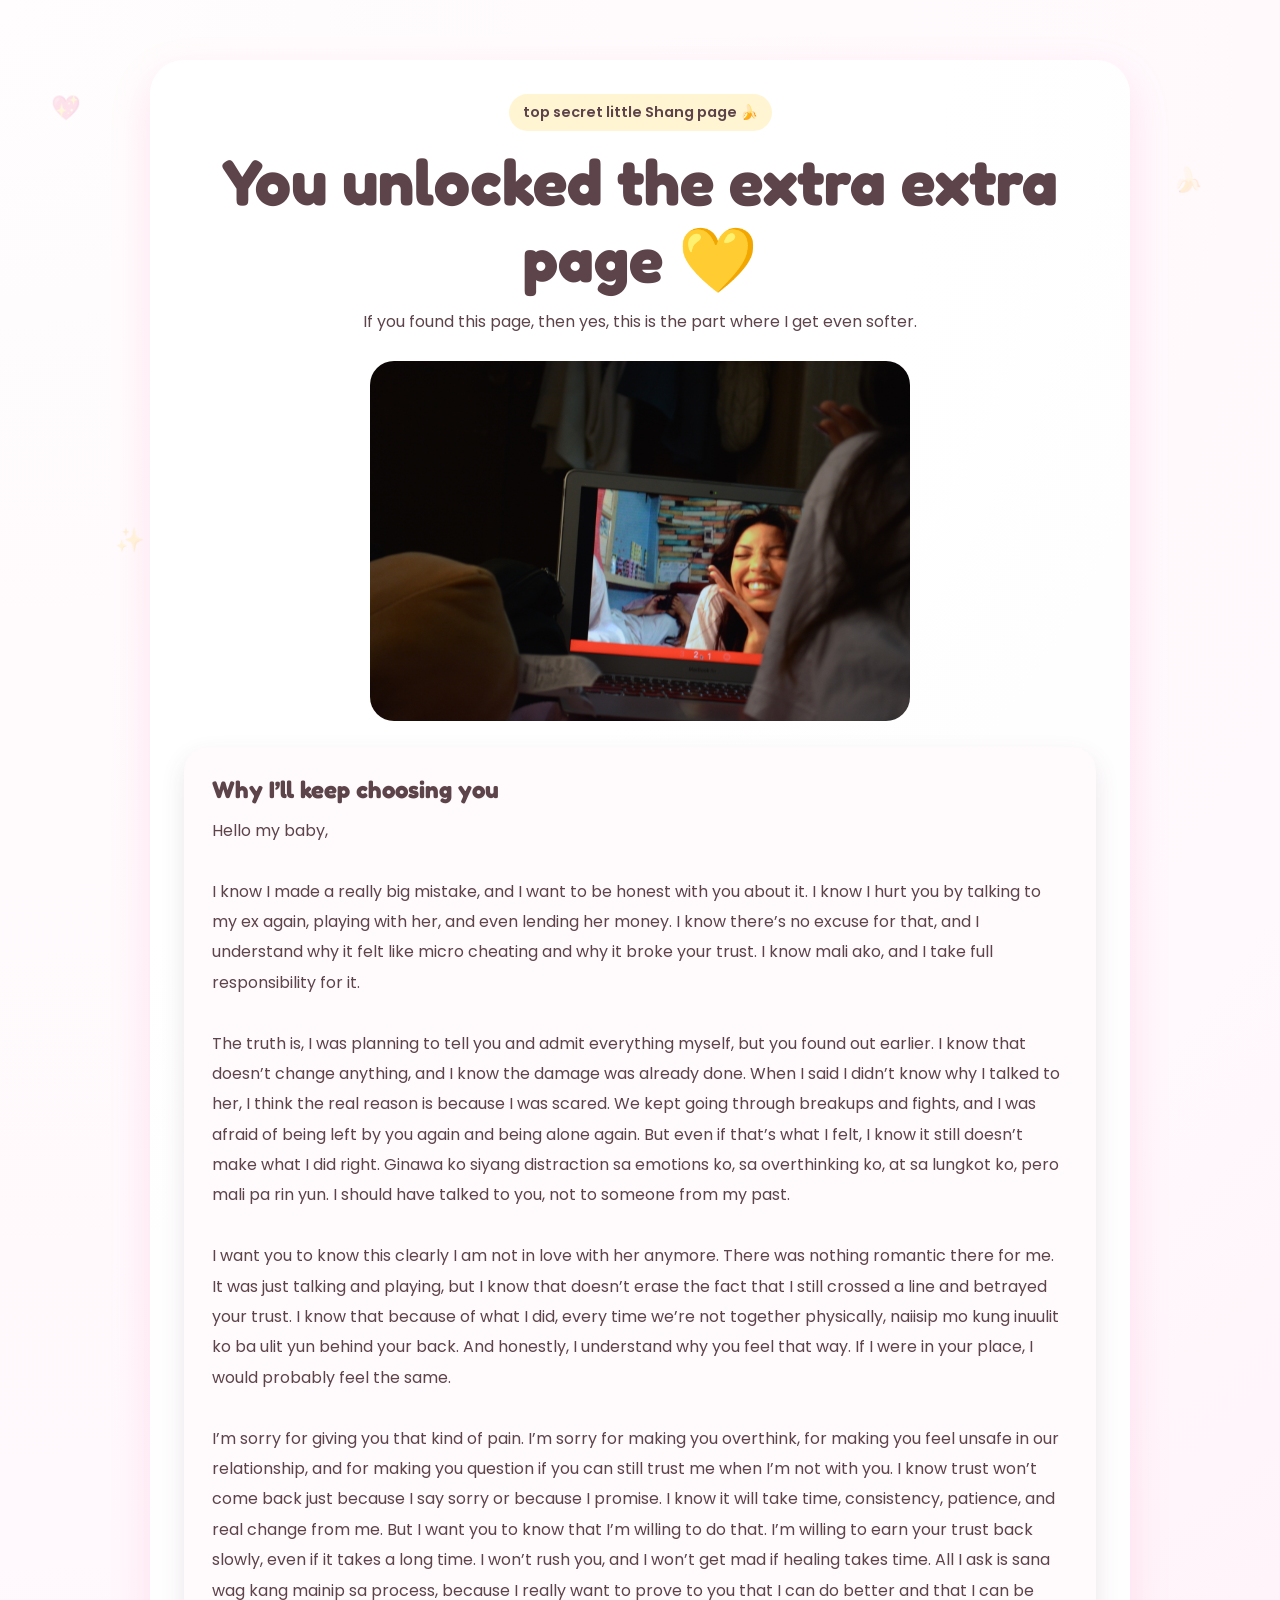
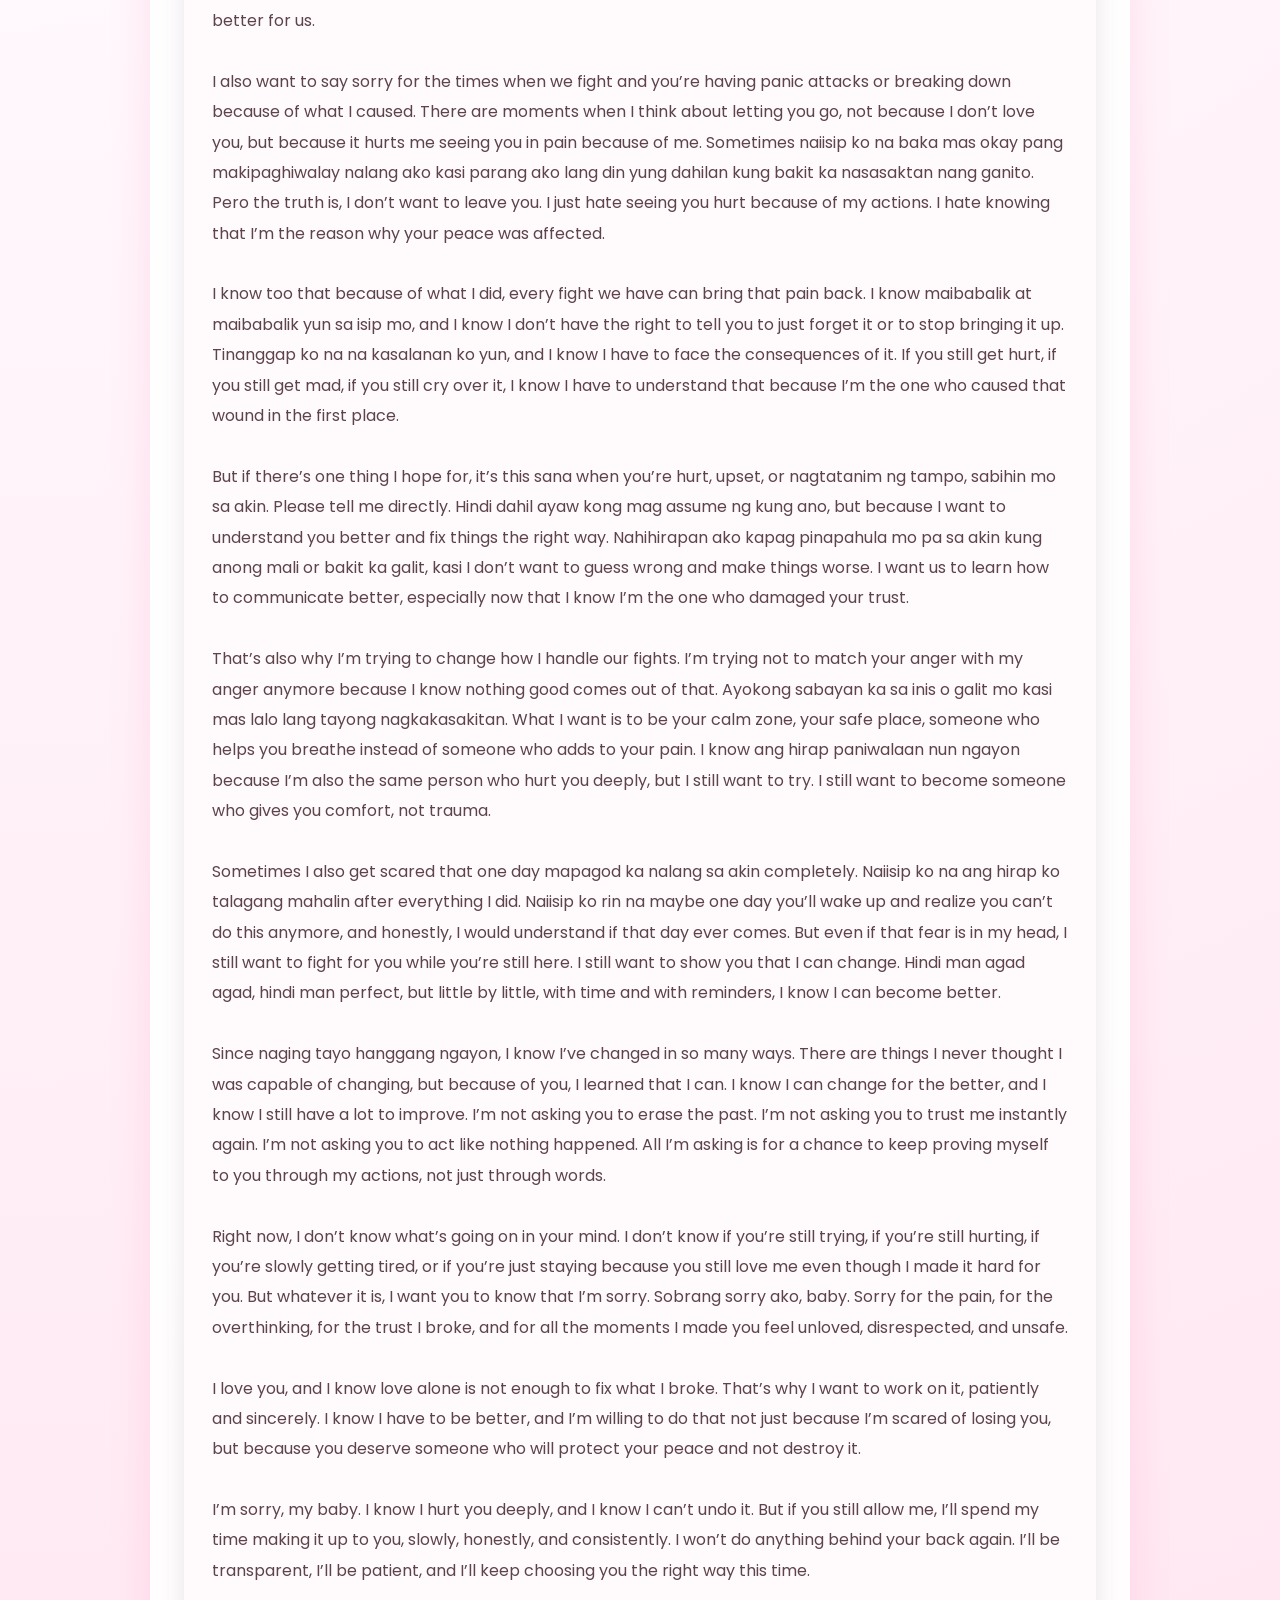
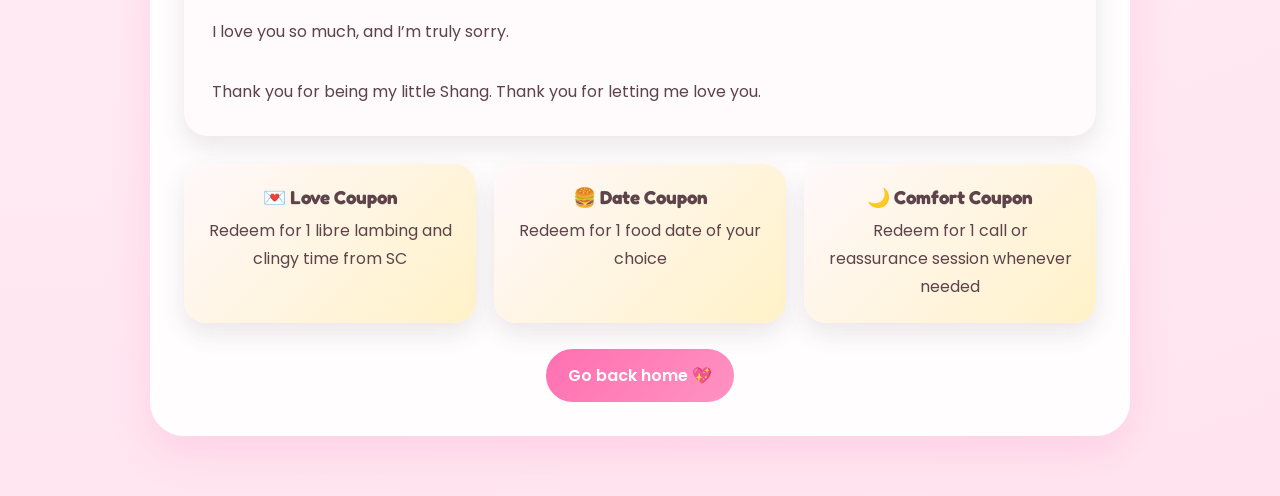
<file: secret.html>
<!DOCTYPE html>
<html lang="en">
<head>
  <meta charset="UTF-8" />
  <meta name="viewport" content="width=device-width, initial-scale=1.0" />
  <title>Secret for My Little Shang 💛</title>

  <link rel="preconnect" href="https://fonts.googleapis.com">
  <link rel="preconnect" href="https://fonts.gstatic.com" crossorigin>
  <link href="https://fonts.googleapis.com/css2?family=Fredoka:wght@400;500;600;700&family=Poppins:wght@300;400;500;600;700&family=Caveat:wght@600;700&display=swap" rel="stylesheet">

  <link rel="stylesheet" href="style.css" />
</head>
<body class="secret-page">

  <div id="falling-container"></div>
  <div class="float-item f1">💖</div>
  <div class="float-item f2">🍌</div>
  <div class="float-item f3">✨</div>

  <section class="secret-wrap">
    <div class="secret-main">
      <p class="eyebrow">top secret little Shang page 🍌</p>
      <h1>You unlocked the extra extra page 💛</h1>
      <p class="secret-sub">
        If you found this page, then yes, this is the part where I get even softer.
      </p>

      <img src="secret.JPEG" alt="secret memory" class="secret-image">

      <div class="secret-letter-box">
        <h2>Why I’ll keep choosing you</h2>
        <p>
          Hello my baby,<br><br>

I know I made a really big mistake, and I want to be honest with you about it. I know I hurt you by talking to my ex again, playing with her, and even lending her money. I know there’s no excuse for that, and I understand why it felt like micro cheating and why it broke your trust. I know mali ako, and I take full responsibility for it.
<br><br>
The truth is, I was planning to tell you and admit everything myself, but you found out earlier. I know that doesn’t change anything, and I know the damage was already done. When I said I didn’t know why I talked to her, I think the real reason is because I was scared. We kept going through breakups and fights, and I was afraid of being left by you again and being alone again. But even if that’s what I felt, I know it still doesn’t make what I did right. Ginawa ko siyang distraction sa emotions ko, sa overthinking ko, at sa lungkot ko, pero mali pa rin yun. I should have talked to you, not to someone from my past.
<br><br>
I want you to know this clearly I am not in love with her anymore. There was nothing romantic there for me. It was just talking and playing, but I know that doesn’t erase the fact that I still crossed a line and betrayed your trust. I know that because of what I did, every time we’re not together physically, naiisip mo kung inuulit ko ba ulit yun behind your back. And honestly, I understand why you feel that way. If I were in your place, I would probably feel the same.
<br><br>
I’m sorry for giving you that kind of pain. I’m sorry for making you overthink, for making you feel unsafe in our relationship, and for making you question if you can still trust me when I’m not with you. I know trust won’t come back just because I say sorry or because I promise. I know it will take time, consistency, patience, and real change from me. But I want you to know that I’m willing to do that. I’m willing to earn your trust back slowly, even if it takes a long time. I won’t rush you, and I won’t get mad if healing takes time. All I ask is sana wag kang mainip sa process, because I really want to prove to you that I can do better and that I can be better for us.
<br><br>
I also want to say sorry for the times when we fight and you’re having panic attacks or breaking down because of what I caused. There are moments when I think about letting you go, not because I don’t love you, but because it hurts me seeing you in pain because of me. Sometimes naiisip ko na baka mas okay pang makipaghiwalay nalang ako kasi parang ako lang din yung dahilan kung bakit ka nasasaktan nang ganito. Pero the truth is, I don’t want to leave you. I just hate seeing you hurt because of my actions. I hate knowing that I’m the reason why your peace was affected.
<br><br>
I know too that because of what I did, every fight we have can bring that pain back. I know maibabalik at maibabalik yun sa isip mo, and I know I don’t have the right to tell you to just forget it or to stop bringing it up. Tinanggap ko na na kasalanan ko yun, and I know I have to face the consequences of it. If you still get hurt, if you still get mad, if you still cry over it, I know I have to understand that because I’m the one who caused that wound in the first place.
<br><br>
But if there’s one thing I hope for, it’s this sana when you’re hurt, upset, or nagtatanim ng tampo, sabihin mo sa akin. Please tell me directly. Hindi dahil ayaw kong mag assume ng kung ano, but because I want to understand you better and fix things the right way. Nahihirapan ako kapag pinapahula mo pa sa akin kung anong mali or bakit ka galit, kasi I don’t want to guess wrong and make things worse. I want us to learn how to communicate better, especially now that I know I’m the one who damaged your trust.
<br><br>
That’s also why I’m trying to change how I handle our fights. I’m trying not to match your anger with my anger anymore because I know nothing good comes out of that. Ayokong sabayan ka sa inis o galit mo kasi mas lalo lang tayong nagkakasakitan. What I want is to be your calm zone, your safe place, someone who helps you breathe instead of someone who adds to your pain. I know ang hirap paniwalaan nun ngayon because I’m also the same person who hurt you deeply, but I still want to try. I still want to become someone who gives you comfort, not trauma.
<br><br>
Sometimes I also get scared that one day mapagod ka nalang sa akin completely. Naiisip ko na ang hirap ko talagang mahalin after everything I did. Naiisip ko rin na maybe one day you’ll wake up and realize you can’t do this anymore, and honestly, I would understand if that day ever comes. But even if that fear is in my head, I still want to fight for you while you’re still here. I still want to show you that I can change. Hindi man agad agad, hindi man perfect, but little by little, with time and with reminders, I know I can become better.
<br><br>
Since naging tayo hanggang ngayon, I know I’ve changed in so many ways. There are things I never thought I was capable of changing, but because of you, I learned that I can. I know I can change for the better, and I know I still have a lot to improve. I’m not asking you to erase the past. I’m not asking you to trust me instantly again. I’m not asking you to act like nothing happened. All I’m asking is for a chance to keep proving myself to you through my actions, not just through words.
<br><br>
Right now, I don’t know what’s going on in your mind. I don’t know if you’re still trying, if you’re still hurting, if you’re slowly getting tired, or if you’re just staying because you still love me even though I made it hard for you. But whatever it is, I want you to know that I’m sorry. Sobrang sorry ako, baby. Sorry for the pain, for the overthinking, for the trust I broke, and for all the moments I made you feel unloved, disrespected, and unsafe.
<br><br>
I love you, and I know love alone is not enough to fix what I broke. That’s why I want to work on it, patiently and sincerely. I know I have to be better, and I’m willing to do that not just because I’m scared of losing you, but because you deserve someone who will protect your peace and not destroy it.
<br><br>
I’m sorry, my baby. I know I hurt you deeply, and I know I can’t undo it. But if you still allow me, I’ll spend my time making it up to you, slowly, honestly, and consistently. I won’t do anything behind your back again. I’ll be transparent, I’ll be patient, and I’ll keep choosing you the right way this time.
<br><br>
I love you so much, and I’m truly sorry.

          <br><br>
          Thank you for being my little Shang. Thank you for letting me love you.
        </p>
      </div>

      <div class="coupon-grid">
        <div class="coupon-card">
          <h3>💌 Love Coupon</h3>
          <p>Redeem for 1 libre lambing and clingy time from SC</p>
        </div>
        <div class="coupon-card">
          <h3>🍔 Date Coupon</h3>
          <p>Redeem for 1 food date of your choice</p>
        </div>
        <div class="coupon-card">
          <h3>🌙 Comfort Coupon</h3>
          <p>Redeem for 1 call or reassurance session whenever needed</p>
        </div>
      </div>

      <a href="index.html" class="btn btn-primary">Go back home 💖</a>
    </div>
  </section>

  <script src="script.js"></script>
</body>
</html>
</file>
<file: style.css>
:root{
  --bg1:#fff8fc;
  --bg2:#ffe4ef;
  --pink:#ff6fb0;
  --pink2:#ff93c2;
  --pink3:#ffd7e7;
  --pink4:#fff0f6;
  --yellow:#ffd84d;
  --yellow2:#fff1a3;
  --brown:#5d434a;
  --brown2:#7b6269;
  --white:#ffffff;
  --shadow:0 16px 40px rgba(255,111,176,.18);
  --shadow-soft:0 10px 24px rgba(93,67,74,.12);
  --radius-xl:32px;
  --radius-lg:24px;
  --radius-md:18px;
}

*{margin:0;padding:0;box-sizing:border-box}
html{scroll-behavior:smooth}
body{
  font-family:'Poppins',sans-serif;
  color:var(--brown);
  background:
    radial-gradient(circle at top left,#fffdfd 0%,var(--bg1) 40%,var(--bg2) 100%);
  overflow-x:hidden;
  min-height:100vh;
  position:relative;
  cursor: url('data:image/svg+xml;utf8,<svg xmlns="http://www.w3.org/2000/svg" width="32" height="32" viewBox="0 0 24 24"><path fill="%23e91e63" d="M12 21.35l-1.45-1.32C5.4 15.36 2 12.28 2 8.5 2 5.42 4.42 3 7.5 3c1.74 0 3.41.81 4.5 2.09C13.09 3.81 14.76 3 16.5 3 19.58 3 22 5.42 22 8.5c0 3.78-3.4 6.86-8.55 11.54L12 21.35z"/></svg>') 16 16, auto;
}

/* loader */
#loader{
  position:fixed;
  inset:0;
  background:linear-gradient(135deg,#fff8fc,#ffe7f2);
  display:flex;
  align-items:center;
  justify-content:center;
  z-index:3000;
  transition:.45s ease;
}
#loader.hide{opacity:0;visibility:hidden}
.loader-card{
  width:min(420px,90%);
  background:rgba(255,255,255,.95);
  box-shadow:var(--shadow);
  border-radius:28px;
  padding:30px 24px;
  text-align:center;
}
.loader-emoji{font-size:2rem;margin-bottom:10px}
.loader-card h1{
  font-family:'Fredoka',sans-serif;
  font-size:2rem;
  margin-bottom:8px;
}
.loader-card p{margin-bottom:18px}
.loader-bar{
  width:100%;
  height:12px;
  background:#ffe8f1;
  border-radius:999px;
  overflow:hidden;
}
.loader-bar span{
  display:block;
  width:0%;
  height:100%;
  background:linear-gradient(90deg,var(--pink),var(--yellow));
  border-radius:999px;
}

/* welcome popup */
.welcome-overlay{
  position:fixed;
  inset:0;
  background:rgba(93,67,74,.25);
  display:flex;
  align-items:center;
  justify-content:center;
  z-index:2000;
  padding:20px;
}
.welcome-card{
  width:min(470px,100%);
  background:rgba(255,255,255,.96);
  box-shadow:var(--shadow);
  border-radius:28px;
  padding:30px 24px;
  text-align:center;
}
.welcome-top{font-size:1.8rem;margin-bottom:8px}
.welcome-card h2{
  font-family:'Fredoka',sans-serif;
  font-size:2rem;
  margin-bottom:10px;
}
.welcome-card p{line-height:1.85;margin-bottom:16px}

/* floating bg */
#falling-container{
  position:fixed;
  inset:0;
  pointer-events:none;
  overflow:hidden;
  z-index:0;
}
.float-item{
  position:fixed;
  opacity:.16;
  pointer-events:none;
  z-index:0;
  font-size:24px;
  animation:floatY 7s ease-in-out infinite;
}
.f1{top:10%;left:4%}
.f2{top:18%;right:6%;animation-delay:1s}
.f3{top:58%;left:9%;animation-delay:2s}
.f4{bottom:18%;right:9%;animation-delay:3s}
.f5{bottom:12%;left:14%;animation-delay:1.4s}

.fall{
  position:absolute;
  top:-30px;
  opacity:.65;
  animation:fallDown linear forwards;
}

@keyframes floatY{
  0%,100%{transform:translateY(0) rotate(0)}
  50%{transform:translateY(-16px) rotate(7deg)}
}
@keyframes fallDown{
  to{
    transform:translateY(110vh) rotate(360deg);
    opacity:.15;
  }
}

/* nav */
.navbar{
  position:sticky;
  top:0;
  z-index:100;
  display:flex;
  justify-content:space-between;
  align-items:center;
  gap:18px;
  padding:14px 6%;
  background:rgba(255,245,250,.82);
  backdrop-filter:blur(12px);
  border-bottom:1px solid rgba(255,111,176,.12);
}
.logo{
  font-family:'Fredoka',sans-serif;
  font-size:1.2rem;
  font-weight:700;
}
.navbar nav{
  display:flex;
  flex-wrap:wrap;
  gap:18px;
}
.navbar nav a{
  text-decoration:none;
  color:var(--brown);
  font-weight:500;
}
.navbar nav a:hover{color:var(--pink)}

/* generic */
.section{
  width:min(1180px,92%);
  margin:0 auto;
  padding:90px 0 30px;
  position:relative;
  z-index:1;
}
.section-heading{margin-bottom:28px}
.section-heading.center{text-align:center}
.section-heading span,.eyebrow{
  display:inline-block;
  padding:8px 14px;
  border-radius:999px;
  background:rgba(255,216,77,.25);
  font-weight:600;
  font-size:.9rem;
  margin-bottom:12px;
}
.section-heading h2{
  font-family:'Fredoka',sans-serif;
  font-size:clamp(2rem,4vw,3rem);
  margin-bottom:10px;
}
.section-heading p{
  max-width:720px;
  margin:0 auto;
  line-height:1.8;
  color:var(--brown2);
}
.btn{
  border:none;
  text-decoration:none;
  cursor:pointer;
  padding:14px 22px;
  border-radius:999px;
  font-weight:600;
  transition:.2s ease;
  display:inline-flex;
  align-items:center;
  justify-content:center;
}
.btn:hover{transform:translateY(-2px)}
.btn-primary{
  background:linear-gradient(135deg,var(--pink),var(--pink2));
  color:#fff;
}
.btn-secondary{
  background:#fff;
  color:var(--brown);
  border:2px solid rgba(255,111,176,.14);
}

/* hero */
.hero{
  min-height:94vh;
  display:grid;
  grid-template-columns:1.05fr .95fr;
  gap:36px;
  align-items:center;
  padding-top:40px;
}
.hero-left h1{
  font-family:'Fredoka',sans-serif;
  font-size:clamp(3rem,6vw,5rem);
  line-height:1.02;
  margin-bottom:10px;
}
.typed-line{
  min-height:38px;
  color:var(--pink);
  font-family:'Caveat',cursive;
  font-size:1.8rem;
  margin-bottom:14px;
}
.hero-text{
  line-height:1.95;
  font-size:1.03rem;
  max-width:680px;
}
.hero-buttons{
  display:flex;
  flex-wrap:wrap;
  gap:14px;
  margin:24px 0;
}
.hero-stats{
  display:flex;
  flex-wrap:wrap;
  gap:16px;
}
.stat-card{
  flex:1 1 220px;
  background:rgba(255,255,255,.88);
  box-shadow:var(--shadow-soft);
  border-radius:24px;
  padding:18px;
}
.stat-card h2{
  font-family:'Fredoka',sans-serif;
  font-size:1.8rem;
  margin:6px 0;
}
.hero-photo-card{
  position:relative;
  background:rgba(255,255,255,.88);
  padding:18px;
  border-radius:34px;
  box-shadow:var(--shadow);
  transform:rotate(-2deg);
}
.hero-photo-card img{
  width:100%;
  height:540px;
  object-fit:cover;
  display:block;
  border-radius:24px;
}
.sticker{
  position:absolute;
  background:#fff;
  box-shadow:var(--shadow-soft);
  border-radius:999px;
  padding:10px 14px;
  font-size:.92rem;
  font-weight:600;
}
.s1{top:20px;left:-10px;transform:rotate(-7deg)}
.s2{bottom:26px;right:-8px;transform:rotate(6deg)}

/* glass note */
.glass-note{
  background:rgba(255,255,255,.8);
  border:1px solid rgba(255,111,176,.1);
  box-shadow:var(--shadow-soft);
  border-radius:30px;
  padding:32px;
}
.glass-note p{
  line-height:1.95;
  font-size:1.02rem;
  text-align:center;
  max-width:900px;
  margin:0 auto;
}

/* story */
.story-grid{
  display:grid;
  grid-template-columns:repeat(2,1fr);
  gap:20px;
}
.story-card{
  background:rgba(255,255,255,.9);
  box-shadow:var(--shadow-soft);
  border-radius:24px;
  padding:24px;
}
.story-icon{font-size:1.7rem;margin-bottom:10px}
.story-card h3{
  font-family:'Fredoka',sans-serif;
  margin-bottom:8px;
}
.story-card p{line-height:1.85}

/* reasons */
.reasons-grid{
  display:grid;
  grid-template-columns:repeat(5,1fr);
  gap:18px;
}
.flip-card{perspective:1000px;min-height:200px;cursor:pointer}
.flip-inner{
  position:relative;
  width:100%;
  height:100%;
  min-height:200px;
  transition:transform .7s;
  transform-style:preserve-3d;
}
.flip-card.flipped .flip-inner{transform:rotateY(180deg)}
.flip-front,.flip-back{
  position:absolute;
  inset:0;
  border-radius:22px;
  padding:20px;
  display:flex;
  align-items:center;
  justify-content:center;
  text-align:center;
  backface-visibility:hidden;
  box-shadow:var(--shadow-soft);
}
.flip-front{
  background:linear-gradient(135deg,#fff8fb,#ffdceb);
  font-family:'Fredoka',sans-serif;
  font-size:1.5rem;
}
.flip-back{
  background:#fff;
  transform:rotateY(180deg);
  line-height:1.75;
  font-weight:500;
  font-size:.95rem;
}

/* letters */
.letters-topbar{
  display:flex;
  justify-content:center;
  margin-bottom:18px;
}
.letters-remaining{
  background:rgba(255,255,255,.85);
  box-shadow:var(--shadow-soft);
  padding:12px 18px;
  border-radius:999px;
  font-weight:600;
}

/* envelopes */
.envelopes-grid{
  display:grid;
  grid-template-columns:repeat(4,1fr);
  gap:20px;
}
.envelope-card{
  position:relative;
  cursor:pointer;
  transition:.25s ease;
  min-height:250px;
  outline:none;
}
.envelope-card:hover{transform:translateY(-6px)}
.envelope-inner{
  position:relative;
  min-height:250px;
  border-radius:24px;
  padding:22px;
  box-shadow:var(--shadow-soft);
  overflow:hidden;
  background:linear-gradient(180deg,#fff8fb,#fff1f6);
}
.env-letter-peek{
  position:absolute;
  top:16px;
  left:50%;
  transform:translateX(-50%);
  width:72%;
  height:34px;
  background:rgba(255,255,255,.85);
  border-radius:10px 10px 0 0;
}
.env-flap-css{
  position:absolute;
  left:0; right:0; top:0;
  margin:auto;
  width:0;height:0;
  border-left:140px solid transparent;
  border-right:140px solid transparent;
  border-top:100px solid rgba(255,255,255,.58);
  transform-origin:top center;
  transition:.4s ease;
}
.envelope-card.is-opening .env-flap-css{
  transform:rotateX(180deg);
}
.env-body{
  position:relative;
  z-index:2;
  padding-top:86px;
}
.env-wax{
  width:56px;height:56px;
  border-radius:50%;
  margin:0 auto 10px;
  display:grid;
  place-items:center;
  font-size:1.2rem;
  background:linear-gradient(135deg,#ffd3e5,#fff2c8);
  box-shadow:var(--shadow-soft);
}
.env-label{
  text-align:center;
  font-size:.78rem;
  letter-spacing:.08em;
  text-transform:uppercase;
  color:var(--pink);
  font-weight:700;
  margin-bottom:8px;
}
.env-title{
  text-align:center;
  font-family:'Fredoka',sans-serif;
  font-size:1.15rem;
  margin-bottom:8px;
}
.env-teaser{
  text-align:center;
  line-height:1.7;
  color:var(--brown2);
  font-size:.92rem;
}
.env-click-hint{
  display:block;
  text-align:center;
  margin-top:12px;
  font-size:.9rem;
  font-weight:600;
  color:var(--pink);
}
.env-opened-stamp{
  position:absolute;
  top:12px;right:12px;
  background:rgba(255,111,176,.9);
  color:#fff;
  padding:4px 10px;
  border-radius:999px;
  font-size:.74rem;
  display:none;
}
.envelope-card.is-opened .env-opened-stamp{display:block}
.envelope-card.is-opened .envelope-inner{filter:saturate(.92) brightness(.98)}

.env-locked{
  position:absolute;
  inset:0;
  background:rgba(38,18,27,.55);
  display:flex;
  flex-direction:column;
  align-items:center;
  justify-content:center;
  gap:8px;
  border-radius:24px;
  z-index:5;
  transition:.35s ease;
}
.env-locked-icon{font-size:2rem}
.env-locked-text{
  color:#fff;
  text-align:center;
  padding:0 18px;
  line-height:1.6;
}

/* modal */
.modal-overlay{
  position:fixed;
  inset:0;
  background:rgba(0,0,0,.62);
  backdrop-filter:blur(8px);
  display:flex;
  align-items:center;
  justify-content:center;
  padding:20px;
  opacity:0;
  pointer-events:none;
  transition:.35s ease;
  z-index:1200;
}
.modal-overlay.active{
  opacity:1;
  pointer-events:all;
}
.letter-paper{
  width:min(760px,100%);
  max-height:88vh;
  overflow-y:auto;
  background:#fffdfd;
  border-radius:28px;
  box-shadow:var(--shadow);
  padding:32px 28px;
  position:relative;
  transform:translateY(30px) scale(.96);
  transition:.35s ease;
}
.modal-overlay.active .letter-paper{
  transform:translateY(0) scale(1);
}
.letter-close{
  position:absolute;
  top:12px;
  right:16px;
  border:none;
  background:transparent;
  font-size:2rem;
  cursor:pointer;
}
.letter-date{
  color:var(--brown2);
  margin-bottom:10px;
}
.letter-emoji{
  font-size:2rem;
  display:block;
  margin-bottom:10px;
}
.letter-heading{
  font-family:'Fredoka',sans-serif;
  font-size:2rem;
  margin-bottom:14px;
}
.letter-quote{
  padding:14px 18px;
  border-radius:18px;
  background:#fff6fa;
  color:var(--pink);
  font-style:italic;
  margin-bottom:16px;
}
.letter-body p{
  line-height:1.95;
  margin-bottom:14px;
}
.letter-sign{
  margin-top:18px;
  font-family:'Fredoka',sans-serif;
  font-weight:700;
}
.letter-ps{
  margin-top:12px;
  color:var(--brown2);
  line-height:1.8;
}

/* gallery */
.gallery-grid{
  display:grid;
  grid-template-columns:repeat(4,1fr);
  gap:20px;
}
.photo-card{
  background:#fff;
  border-radius:22px;
  padding:12px;
  box-shadow:var(--shadow-soft);
  cursor:pointer;
  transition:.25s ease;
}
.photo-card:hover{transform:translateY(-5px) rotate(1deg)}
.photo-card img{
  width:100%;
  height:280px;
  object-fit:cover;
  display:block;
  border-radius:16px;
}
.lightbox{
  position:fixed;
  inset:0;
  background:rgba(0,0,0,.78);
  display:none;
  align-items:center;
  justify-content:center;
  padding:20px;
  z-index:1300;
}
.lightbox.show{display:flex}
.lightbox img{
  max-width:min(95vw,900px);
  max-height:88vh;
  border-radius:20px;
}
.lightbox-close{
  position:absolute;
  top:16px;
  right:24px;
  border:none;
  background:transparent;
  color:#fff;
  font-size:2.3rem;
  cursor:pointer;
}

/* future */
.future-grid{
  display:grid;
  grid-template-columns:repeat(2,1fr);
  gap:18px;
  max-width:980px;
  margin:0 auto;
}
.future-card{
  background:rgba(255,255,255,.9);
  box-shadow:var(--shadow-soft);
  border-radius:22px;
  padding:20px;
  line-height:1.8;
  font-weight:500;
  transition:.2s ease;
}
.future-card:hover{transform:translateY(-4px)}

/* secret gate */
.secret-gate{
  max-width:560px;
  margin:0 auto;
  background:rgba(255,255,255,.9);
  box-shadow:var(--shadow-soft);
  border-radius:28px;
  padding:28px;
  text-align:center;
}
.secret-gate input{
  width:100%;
  padding:14px 16px;
  border-radius:14px;
  border:1px solid rgba(255,111,176,.18);
  outline:none;
  margin-bottom:14px;
  font-family:'Poppins',sans-serif;
}
.secret-gate #secretMessage{
  margin-top:14px;
  min-height:24px;
  font-weight:500;
}
.hint{display:block;margin-top:8px;color:var(--brown2)}

/* footer */
.footer{
  padding:28px 20px 40px;
  text-align:center;
  color:var(--brown2);
}

/* secret page */
.secret-page{min-height:100vh}
.secret-wrap{
  width:min(980px,92%);
  margin:0 auto;
  padding:60px 0;
}
.secret-main{
  background:rgba(255,255,255,.92);
  box-shadow:var(--shadow);
  border-radius:34px;
  padding:34px;
  text-align:center;
}
.secret-main h1{
  font-family:'Fredoka',sans-serif;
  font-size:clamp(2.2rem,5vw,4rem);
  margin-bottom:10px;
}
.secret-sub{
  max-width:720px;
  margin:0 auto 24px;
  line-height:1.8;
}
.secret-image{
  width:min(100%,540px);
  height:360px;
  object-fit:cover;
  border-radius:24px;
  display:block;
  margin:0 auto 26px;
}
.secret-letter-box{
  background:#fffafc;
  border-radius:24px;
  padding:28px;
  box-shadow:var(--shadow-soft);
  text-align:left;
  margin-bottom:28px;
}
.secret-letter-box h2{
  font-family:'Fredoka',sans-serif;
  margin-bottom:12px;
}
.secret-letter-box p{line-height:1.9}
.coupon-grid{
  display:grid;
  grid-template-columns:repeat(3,1fr);
  gap:18px;
  margin-bottom:26px;
}
.coupon-card{
  background:linear-gradient(135deg,#fff8fb,#fff2c8);
  border-radius:22px;
  box-shadow:var(--shadow-soft);
  padding:22px;
}
.coupon-card h3{
  font-family:'Fredoka',sans-serif;
  margin-bottom:8px;
}
.coupon-card p{line-height:1.75}

/* reveal */
.reveal{
  opacity:0;
  transform:translateY(26px);
  transition:.7s ease;
}
.reveal.show{
  opacity:1;
  transform:translateY(0);
}

/* sparks */
.spark{
  position:fixed;
  z-index:1500;
  pointer-events:none;
  animation:sparkFly .9s ease forwards;
}
@keyframes sparkFly{
  0%{transform:translate(0,0) scale(.8);opacity:1}
  100%{transform:translate(var(--dx),var(--dy)) scale(1.4);opacity:0}
}

/* responsive */
@media (max-width:1100px){
  .reasons-grid{grid-template-columns:repeat(3,1fr)}
  .envelopes-grid{grid-template-columns:repeat(3,1fr)}
}
@media (max-width:980px){
  .hero{grid-template-columns:1fr}
  .gallery-grid{grid-template-columns:repeat(2,1fr)}
  .story-grid{grid-template-columns:1fr}
}
@media (max-width:860px){
  .future-grid,.coupon-grid,.reasons-grid,.envelopes-grid{grid-template-columns:repeat(2,1fr)}
}
@media (max-width:760px){
  .navbar{
    flex-direction:column;
    gap:10px;
    padding:14px 5%;
  }
  .navbar nav{justify-content:center;gap:12px}
  .gallery-grid,.future-grid,.coupon-grid,.reasons-grid,.envelopes-grid{grid-template-columns:1fr}
  .hero-photo-card img{height:400px}
  .section{padding-top:70px}
  .glass-note,.secret-main,.secret-gate,.letter-paper{padding:24px}
}
</file>
